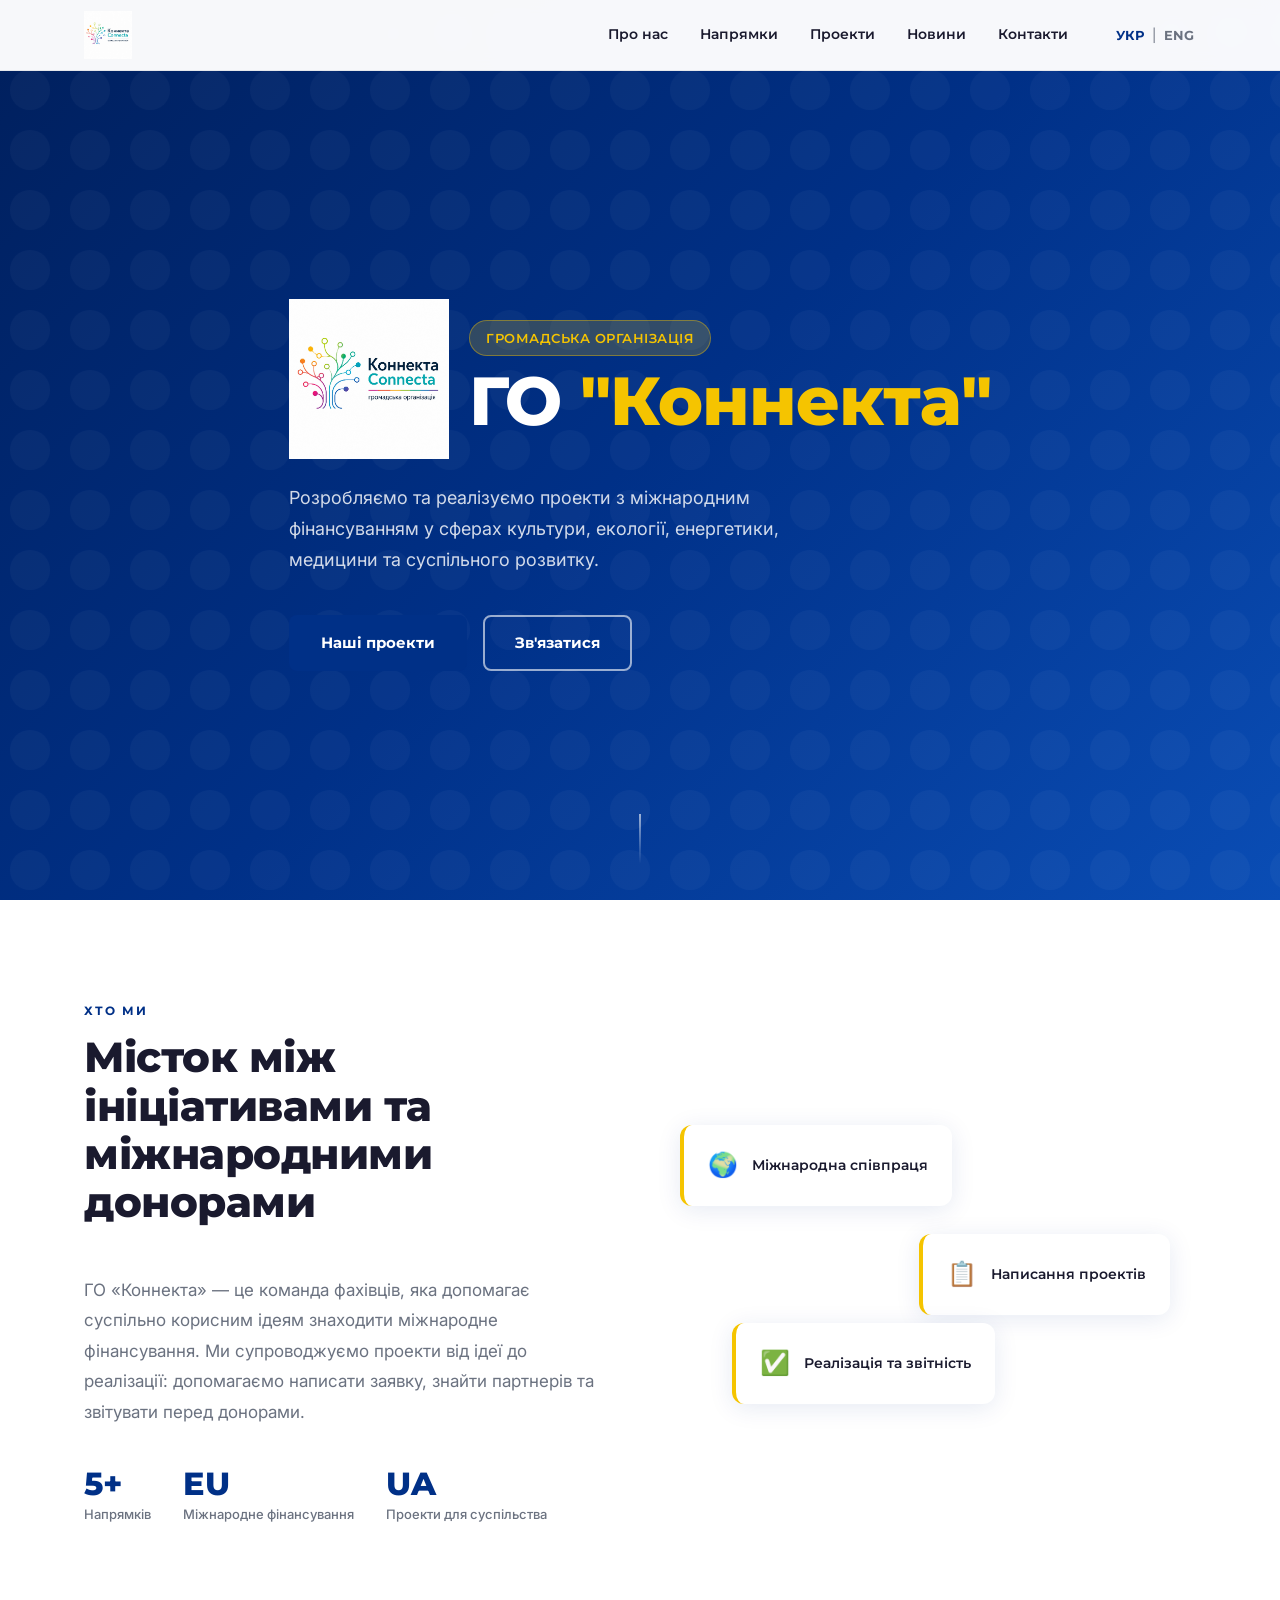
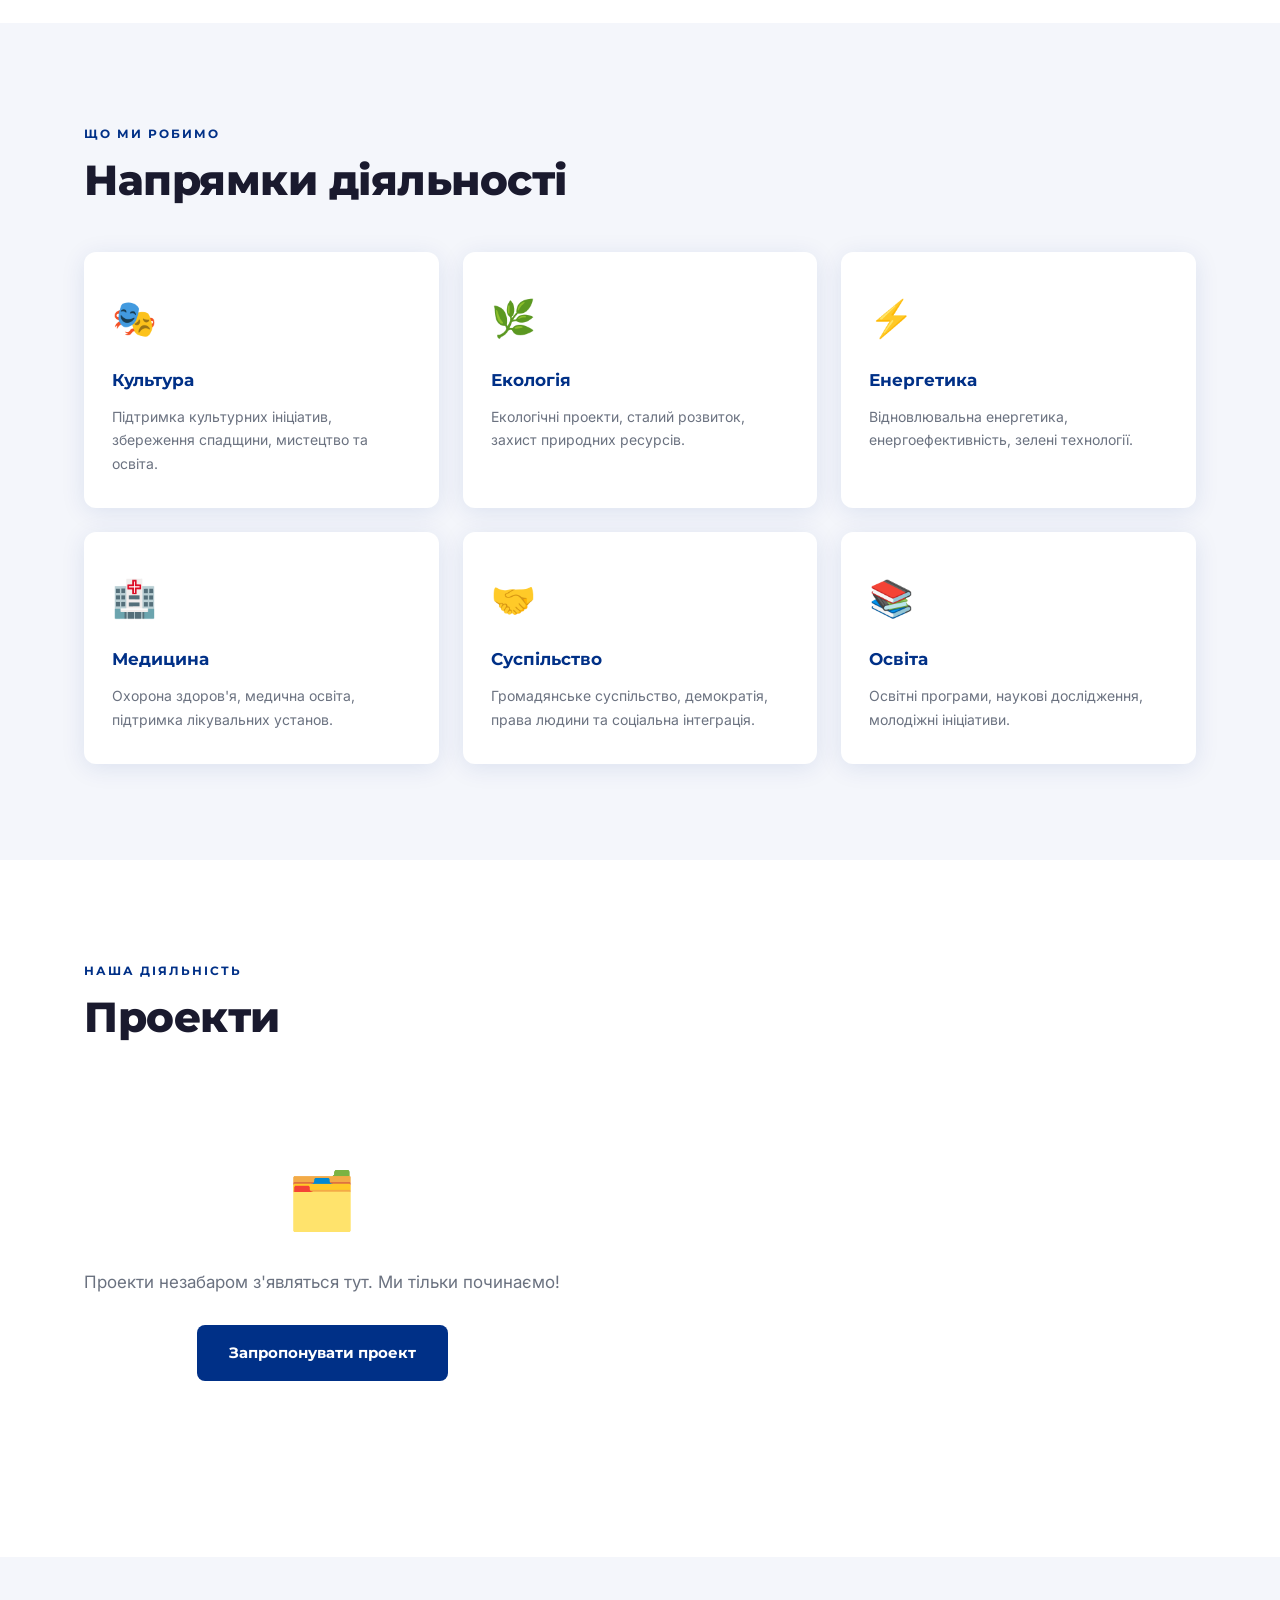
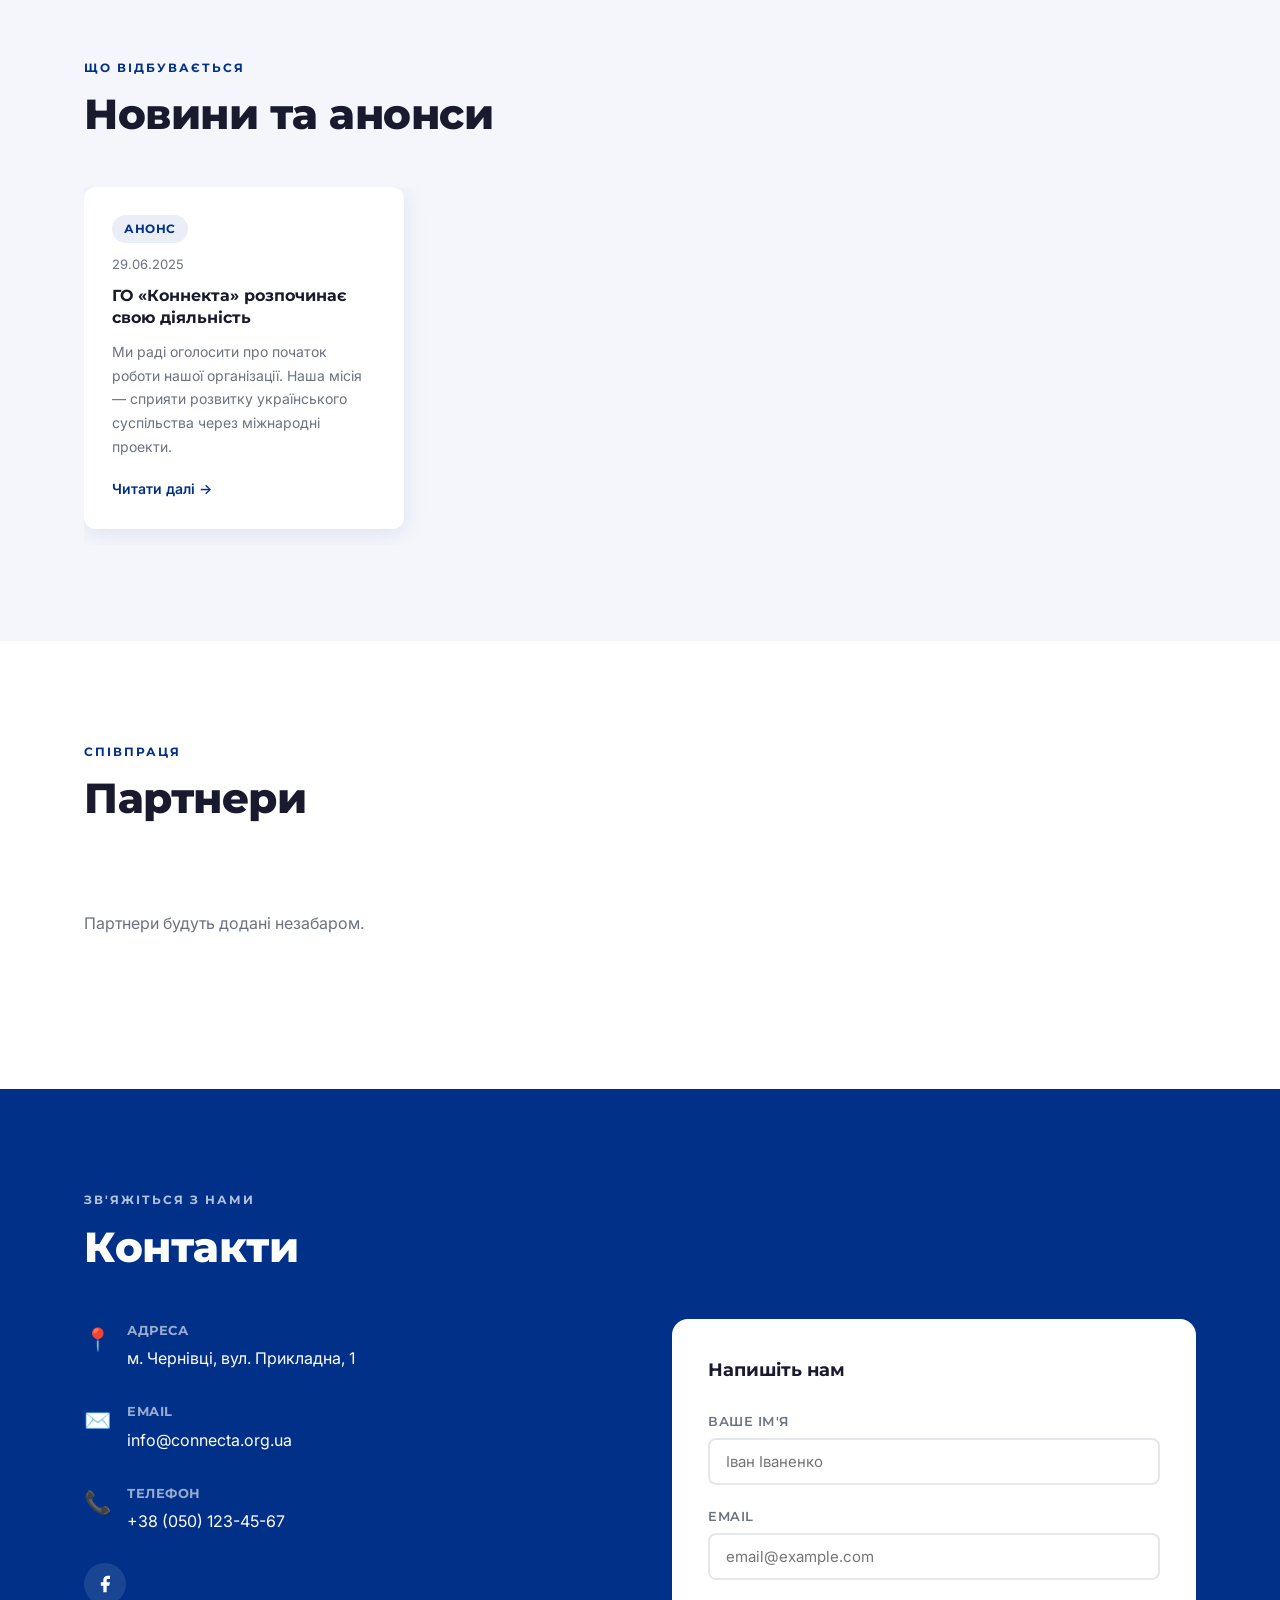
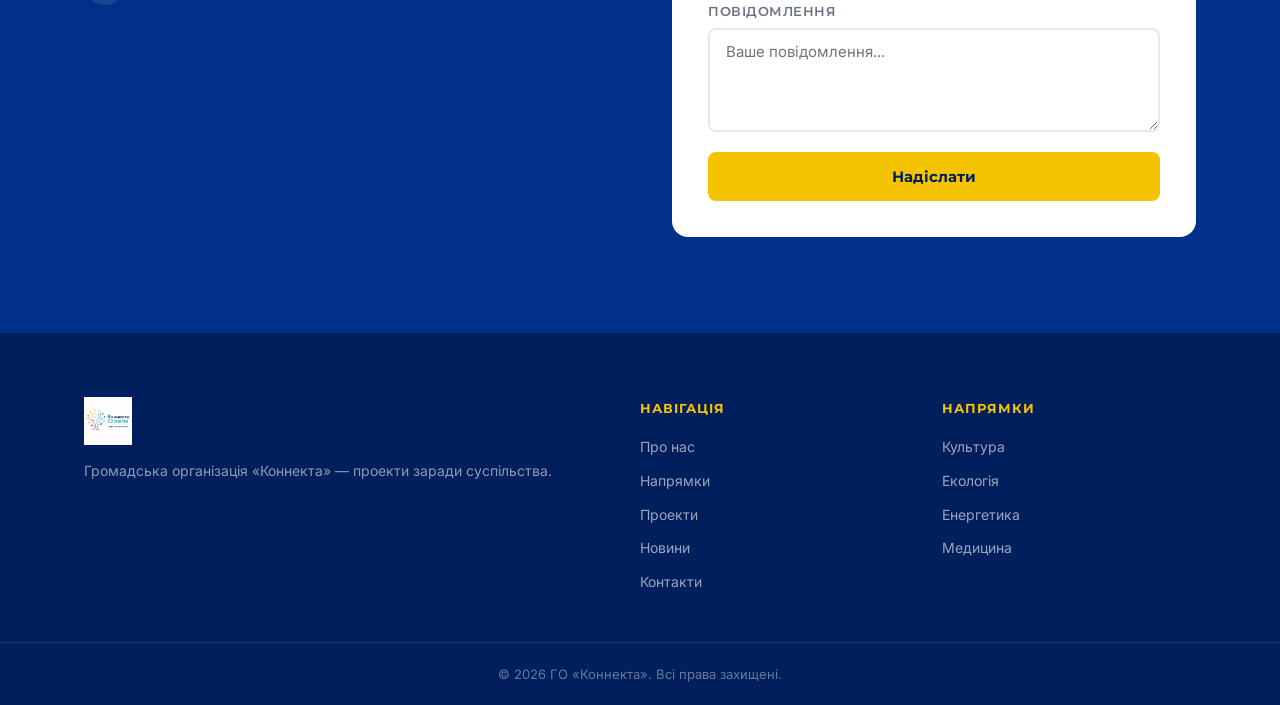
<file: index.html>
<!DOCTYPE html>
<html lang="uk">
<head>
  <meta charset="UTF-8" />
  <meta name="viewport" content="width=device-width, initial-scale=1.0"/>
  <title>ГО "Коннекта" | Connecta NGO</title>
  <link rel="preconnect" href="https://fonts.googleapis.com">
  <link href="https://fonts.googleapis.com/css2?family=Montserrat:wght@400;600;700;800&family=Inter:wght@400;500&display=swap" rel="stylesheet">
  <link rel="stylesheet" href="css/style.css"/>
  <script src="https://identity.netlify.com/v1/netlify-identity-widget.js"></script>
</head>
<body>

<!-- HEADER -->
<header class="header" id="header">
  <div class="container header__inner">
    <a href="index.html" class="logo">
  <img src="images/logo.png" alt="Коннекта NGO" style="height:48px;width:auto;">
</a>

    <nav class="nav" id="nav">
      <a href="#about" class="nav__link" data-uk="Про нас" data-en="About Us">Про нас</a>
      <a href="#directions" class="nav__link" data-uk="Напрямки" data-en="Directions">Напрямки</a>
      <a href="#projects" class="nav__link" data-uk="Проекти" data-en="Projects">Проекти</a>
      <a href="#news" class="nav__link" data-uk="Новини" data-en="News">Новини</a>
      <a href="#contacts" class="nav__link" data-uk="Контакти" data-en="Contacts">Контакти</a>
    </nav>

    <div class="header__right">
      <div class="lang-switch">
        <button class="lang-btn active" data-lang="uk">УКР</button>
        <span>|</span>
        <button class="lang-btn" data-lang="en">ENG</button>
      </div>
      <button class="burger" id="burger" aria-label="Меню">
        <span></span><span></span><span></span>
      </button>
    </div>
  </div>
</header>

<!-- HERO -->
<section class="hero">
  <div class="hero__bg"></div>
  <div class="container hero__content">
    <div style="display:flex;align-items:center;gap:20px;margin-bottom:24px;">
      <img src="images/logo.png" alt="Коннекта NGO" style="height:160px;width:auto;">
      <div>
        <p class="hero__eyebrow" style="margin-bottom:8px;" data-uk="Громадська організація" data-en="Non-governmental organization">Громадська організація</p>
        <h1 class="hero__title" style="margin-bottom:0;" data-uk='ГО <span class="accent">"Коннекта"</span>' data-en='NGO <span class="accent">"Connecta"</span>'>ГО <span class="accent">"Коннекта"</span></h1>
      </div>
    </div>
    <p class="hero__sub" data-uk="Розробляємо та реалізуємо проекти з міжнародним фінансуванням у сферах культури, екології, енергетики, медицини та суспільного розвитку." data-en="We develop and implement internationally funded projects in culture, ecology, energy, medicine, and social development.">
      Розробляємо та реалізуємо проекти з міжнародним фінансуванням у сферах культури, екології, енергетики, медицини та суспільного розвитку.
    </p>
    <div class="hero__actions">
      <a href="#projects" class="btn btn--primary" data-uk="Наші проекти" data-en="Our Projects">Наші проекти</a>
      <a href="#contacts" class="btn btn--outline" data-uk="Зв'язатися" data-en="Contact Us">Зв'язатися</a>
    </div>
  </div>
  <div class="hero__scroll-indicator">
    <span></span>
  </div>
</section>

<!-- ABOUT -->
<section class="section" id="about">
  <div class="container">
    <div class="about__grid">
      <div class="about__text">
        <p class="section__label" data-uk="Хто ми" data-en="Who We Are">Хто ми</p>
        <h2 class="section__title" data-uk="Місток між ініціативами та міжнародними донорами" data-en="A bridge between initiatives and international donors">Місток між ініціативами та міжнародними донорами</h2>
        <p class="about__desc" data-uk="ГО «Коннекта» — це команда фахівців, яка допомагає суспільно корисним ідеям знаходити міжнародне фінансування. Ми супроводжуємо проекти від ідеї до реалізації: допомагаємо написати заявку, знайти партнерів та звітувати перед донорами." data-en="Connecta NGO is a team of specialists that helps socially beneficial ideas find international funding. We guide projects from idea to implementation: helping write applications, find partners, and report to donors.">
          ГО «Коннекта» — це команда фахівців, яка допомагає суспільно корисним ідеям знаходити міжнародне фінансування. Ми супроводжуємо проекти від ідеї до реалізації: допомагаємо написати заявку, знайти партнерів та звітувати перед донорами.
        </p>
        <div class="about__stats">
          <div class="stat">
            <span class="stat__num">5+</span>
            <span class="stat__label" data-uk="Напрямків" data-en="Directions">Напрямків</span>
          </div>
          <div class="stat">
            <span class="stat__num">EU</span>
            <span class="stat__label" data-uk="Міжнародне фінансування" data-en="International funding">Міжнародне фінансування</span>
          </div>
          <div class="stat">
            <span class="stat__num">UA</span>
            <span class="stat__label" data-uk="Проекти для суспільства" data-en="Projects for society">Проекти для суспільства</span>
          </div>
        </div>
      </div>
      <div class="about__visual">
        <div class="about__card about__card--1">
          <span class="about__card-icon">🌍</span>
          <p data-uk="Міжнародна співпраця" data-en="International cooperation">Міжнародна співпраця</p>
        </div>
        <div class="about__card about__card--2">
          <span class="about__card-icon">📋</span>
          <p data-uk="Написання проектів" data-en="Project writing">Написання проектів</p>
        </div>
        <div class="about__card about__card--3">
          <span class="about__card-icon">✅</span>
          <p data-uk="Реалізація та звітність" data-en="Implementation & reporting">Реалізація та звітність</p>
        </div>
      </div>
    </div>
  </div>
</section>

<!-- DIRECTIONS -->
<section class="section section--gray" id="directions">
  <div class="container">
    <p class="section__label" data-uk="Що ми робимо" data-en="What We Do">Що ми робимо</p>
    <h2 class="section__title" data-uk="Напрямки діяльності" data-en="Areas of Activity">Напрямки діяльності</h2>
    <div class="directions__grid">
      <div class="direction-card">
        <div class="direction-card__icon">🎭</div>
        <h3 data-uk="Культура" data-en="Culture">Культура</h3>
        <p data-uk="Підтримка культурних ініціатив, збереження спадщини, мистецтво та освіта." data-en="Support of cultural initiatives, heritage preservation, arts and education.">Підтримка культурних ініціатив, збереження спадщини, мистецтво та освіта.</p>
      </div>
      <div class="direction-card">
        <div class="direction-card__icon">🌿</div>
        <h3 data-uk="Екологія" data-en="Ecology">Екологія</h3>
        <p data-uk="Екологічні проекти, сталий розвиток, захист природних ресурсів." data-en="Environmental projects, sustainable development, protection of natural resources.">Екологічні проекти, сталий розвиток, захист природних ресурсів.</p>
      </div>
      <div class="direction-card">
        <div class="direction-card__icon">⚡</div>
        <h3 data-uk="Енергетика" data-en="Energy">Енергетика</h3>
        <p data-uk="Відновлювальна енергетика, енергоефективність, зелені технології." data-en="Renewable energy, energy efficiency, green technologies.">Відновлювальна енергетика, енергоефективність, зелені технології.</p>
      </div>
      <div class="direction-card">
        <div class="direction-card__icon">🏥</div>
        <h3 data-uk="Медицина" data-en="Medicine">Медицина</h3>
        <p data-uk="Охорона здоров'я, медична освіта, підтримка лікувальних установ." data-en="Healthcare, medical education, support for medical institutions.">Охорона здоров'я, медична освіта, підтримка лікувальних установ.</p>
      </div>
      <div class="direction-card">
        <div class="direction-card__icon">🤝</div>
        <h3 data-uk="Суспільство" data-en="Society">Суспільство</h3>
        <p data-uk="Громадянське суспільство, демократія, права людини та соціальна інтеграція." data-en="Civil society, democracy, human rights and social integration.">Громадянське суспільство, демократія, права людини та соціальна інтеграція.</p>
      </div>
      <div class="direction-card">
        <div class="direction-card__icon">📚</div>
        <h3 data-uk="Освіта" data-en="Education">Освіта</h3>
        <p data-uk="Освітні програми, наукові дослідження, молодіжні ініціативи." data-en="Educational programs, scientific research, youth initiatives.">Освітні програми, наукові дослідження, молодіжні ініціативи.</p>
      </div>
    </div>
  </div>
</section>

<!-- PROJECTS -->
<section class="section" id="projects">
  <div class="container">
    <p class="section__label" data-uk="Наша діяльність" data-en="Our Activity">Наша діяльність</p>
    <h2 class="section__title" data-uk="Проекти" data-en="Projects">Проекти</h2>
    <div class="news__grid" id="projects-grid">
      <div class="projects__empty">
        <div class="projects__empty-icon">🗂️</div>
        <p data-uk="Проекти незабаром з'являться тут. Ми тільки починаємо!" data-en="Projects will appear here soon. We are just getting started!">
          Проекти незабаром з'являться тут. Ми тільки починаємо!
        </p>
        <a href="#contacts" class="btn btn--primary" data-uk="Запропонувати проект" data-en="Propose a Project">Запропонувати проект</a>
      </div>
    </div>
  </div>
</section>

<!-- NEWS -->
<section class="section section--gray" id="news">
  <div class="container">
    <p class="section__label" data-uk="Що відбувається" data-en="What's Happening">Що відбувається</p>
    <h2 class="section__title" data-uk="Новини та анонси" data-en="News & Announcements">Новини та анонси</h2>
    <div class="news__grid" id="news-grid">
      <article class="news-card">
        <div class="news-card__tag" data-uk="Анонс" data-en="Announcement">Анонс</div>
        <div class="news-card__date">29.06.2025</div>
        <h3 class="news-card__title" data-uk="ГО «Коннекта» розпочинає свою діяльність" data-en="NGO Connecta begins its activities">ГО «Коннекта» розпочинає свою діяльність</h3>
        <p class="news-card__excerpt" data-uk="Ми раді оголосити про початок роботи нашої організації. Наша місія — сприяти розвитку українського суспільства через міжнародні проекти." data-en="We are pleased to announce the launch of our organization. Our mission is to promote the development of Ukrainian society through international projects.">
          Ми раді оголосити про початок роботи нашої організації. Наша місія — сприяти розвитку українського суспільства через міжнародні проекти.
        </p>
        <a href="#" class="news-card__link" data-uk="Читати далі →" data-en="Read more →">Читати далі →</a>
      </article>
    </div>
  </div>
</section>

<!-- PARTNERS -->
<section class="section" id="partners">
  <div class="container">
    <p class="section__label" data-uk="Співпраця" data-en="Cooperation">Співпраця</p>
    <h2 class="section__title" data-uk="Партнери" data-en="Partners">Партнери</h2>
    <div class="partners__grid" id="partners-grid">
      <p class="partners__empty-text" data-uk="Партнери будуть додані незабаром." data-en="Partners will be added soon.">Партнери будуть додані незабаром.</p>
    </div>
  </div>
</section>

<!-- CONTACTS -->
<section class="section section--blue" id="contacts">
  <div class="container">
    <p class="section__label section__label--light" data-uk="Зв'яжіться з нами" data-en="Get in Touch">Зв'яжіться з нами</p>
    <h2 class="section__title section__title--light" data-uk="Контакти" data-en="Contacts">Контакти</h2>
    <div class="contacts__grid">
      <div class="contacts__info">
        <div class="contact-item">
          <span class="contact-item__icon">📍</span>
          <div>
            <strong data-uk="Адреса" data-en="Address">Адреса</strong>
            <p>м. Чернівці, вул. Прикладна, 1</p>
          </div>
        </div>
        <div class="contact-item">
          <span class="contact-item__icon">✉️</span>
          <div>
            <strong>Email</strong>
            <p><a href="mailto:info@connecta.org.ua">info@connecta.org.ua</a></p>
          </div>
        </div>
        <div class="contact-item">
          <span class="contact-item__icon">📞</span>
          <div>
            <strong data-uk="Телефон" data-en="Phone">Телефон</strong>
            <p><a href="tel:+380501234567">+38 (050) 123-45-67</a></p>
          </div>
        </div>
        <div class="contacts__social">
          <a href="#" class="social-btn" aria-label="Facebook">
            <svg width="20" height="20" viewBox="0 0 24 24" fill="currentColor"><path d="M18 2h-3a5 5 0 0 0-5 5v3H7v4h3v8h4v-8h3l1-4h-4V7a1 1 0 0 1 1-1h3z"/></svg>
          </a>
        </div>
      </div>
      <form class="contact-form" id="contact-form" name="contact" method="POST" data-netlify="true">
        <input type="hidden" name="form-name" value="contact" />
        <h3 data-uk="Напишіть нам" data-en="Write to Us">Напишіть нам</h3>
        <div class="form-group">
          <label data-uk="Ваше ім'я" data-en="Your Name">Ваше ім'я</label>
          <input type="text" name="name" placeholder="Іван Іваненко" required />
        </div>
        <div class="form-group">
          <label>Email</label>
          <input type="email" name="email" placeholder="email@example.com" required />
        </div>
        <div class="form-group">
          <label data-uk="Повідомлення" data-en="Message">Повідомлення</label>
          <textarea name="message" rows="4" placeholder="Ваше повідомлення..." required></textarea>
        </div>
        <button type="submit" class="btn btn--yellow" data-uk="Надіслати" data-en="Send">Надіслати</button>
      </form>
    </div>
  </div>
</section>

<!-- FOOTER -->
<footer class="footer">
  <div class="container footer__inner">
    <div class="footer__brand">
      <a href="index.html" class="logo logo--light">
  <img src="images/logo.png" alt="Коннекта NGO" style="height:48px;width:auto;">
</a>
      <p class="footer__desc" data-uk="Громадська організація «Коннекта» — проекти заради суспільства." data-en="NGO Connecta — projects for society.">
        Громадська організація «Коннекта» — проекти заради суспільства.
      </p>
    </div>
    <div class="footer__nav">
      <h4 data-uk="Навігація" data-en="Navigation">Навігація</h4>
      <a href="#about" data-uk="Про нас" data-en="About Us">Про нас</a>
      <a href="#directions" data-uk="Напрямки" data-en="Directions">Напрямки</a>
      <a href="#projects" data-uk="Проекти" data-en="Projects">Проекти</a>
      <a href="#news" data-uk="Новини" data-en="News">Новини</a>
      <a href="#contacts" data-uk="Контакти" data-en="Contacts">Контакти</a>
    </div>
    <div class="footer__nav">
      <h4 data-uk="Напрямки" data-en="Directions">Напрямки</h4>
      <a href="#directions" data-uk="Культура" data-en="Culture">Культура</a>
      <a href="#directions" data-uk="Екологія" data-en="Ecology">Екологія</a>
      <a href="#directions" data-uk="Енергетика" data-en="Energy">Енергетика</a>
      <a href="#directions" data-uk="Медицина" data-en="Medicine">Медицина</a>
    </div>
  </div>
  <div class="footer__bottom">
    <div class="container">
      <p data-uk="© 2026 ГО «Коннекта». Всі права захищені." data-en="© 2026 NGO Connecta. All rights reserved.">© 2026 ГО «Коннекта». Всі права захищені.</p>
    </div>
  </div>
</footer>

<script src="js/main.js"></script>
</body>
</html>
</file>
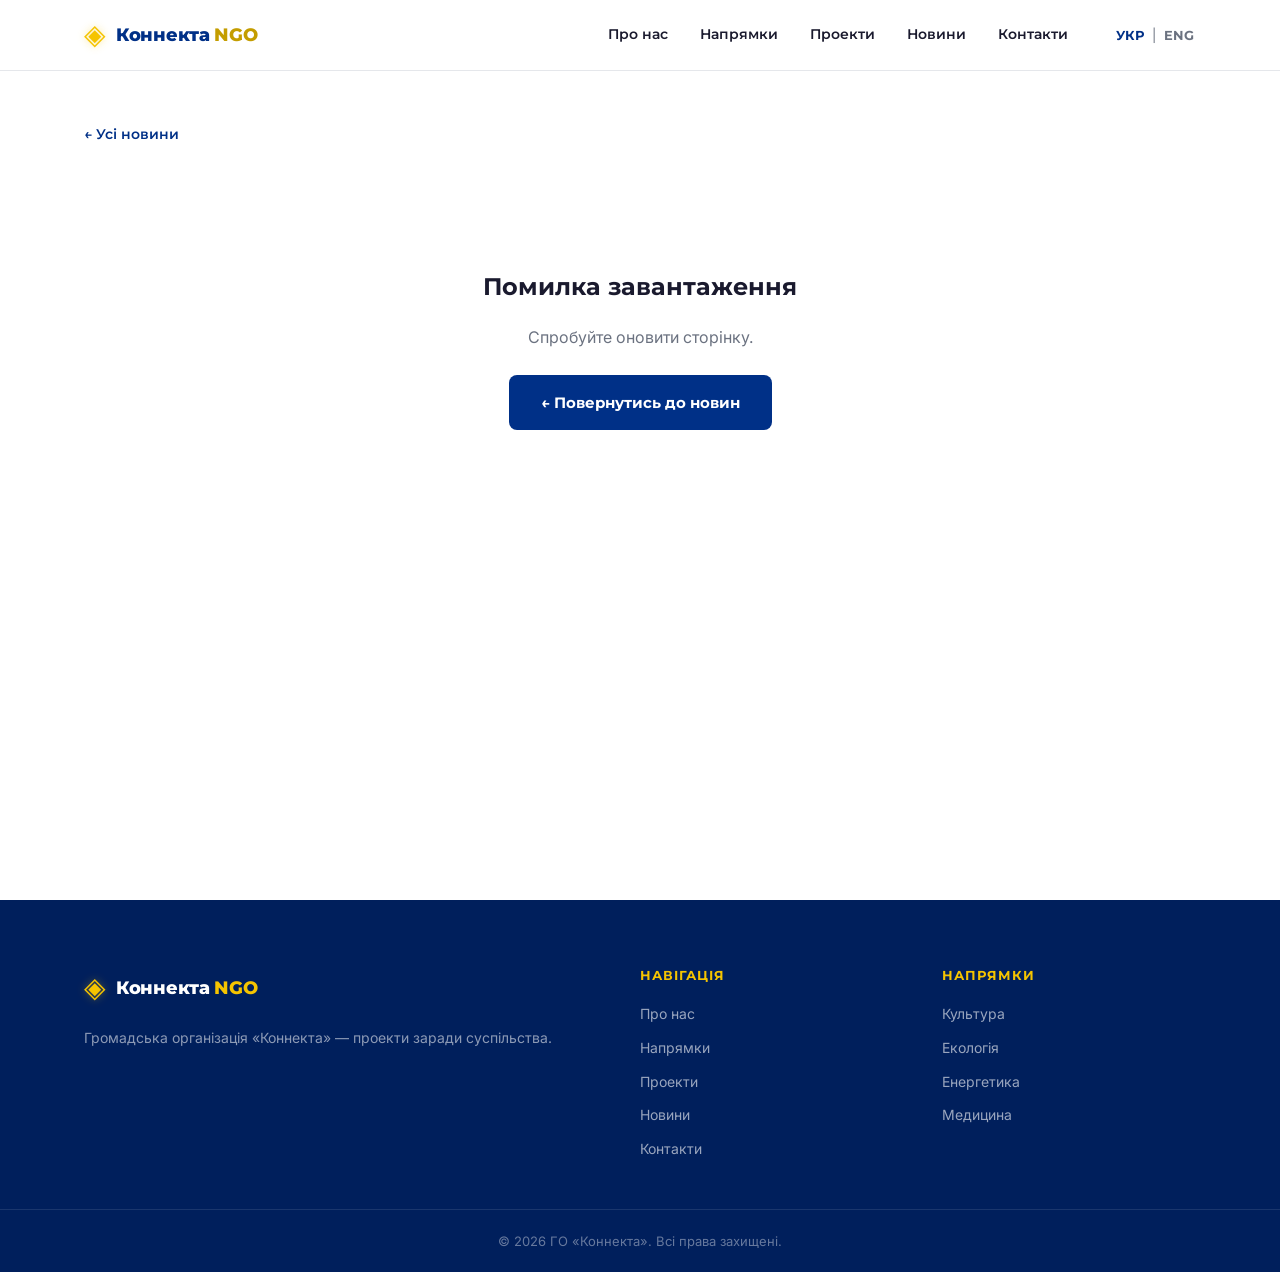
<file: news-single.html>
<!DOCTYPE html>
<html lang="uk">
<head>
  <meta charset="UTF-8" />
  <meta name="viewport" content="width=device-width, initial-scale=1.0"/>
  <title>Новина | ГО "Коннекта"</title>
  <link rel="preconnect" href="https://fonts.googleapis.com">
  <link href="https://fonts.googleapis.com/css2?family=Montserrat:wght@400;600;700;800&family=Inter:wght@400;500&display=swap" rel="stylesheet">
  <link rel="stylesheet" href="css/style.css"/>
  <script src="https://identity.netlify.com/v1/netlify-identity-widget.js"></script>
  <style>
    .news-single {
      padding: 120px 0 80px;
      min-height: 100vh;
    }
    .news-single__back {
      display: inline-flex;
      align-items: center;
      gap: 8px;
      color: var(--blue);
      font-family: 'Montserrat', sans-serif;
      font-weight: 600;
      font-size: 14px;
      margin-bottom: 40px;
      transition: gap 0.2s ease;
    }
    .news-single__back:hover { gap: 12px; }
    .news-single__tag {
      display: inline-block;
      background: rgba(0,48,135,0.08);
      color: var(--blue);
      padding: 4px 14px;
      border-radius: 100px;
      font-size: 12px;
      font-weight: 700;
      font-family: 'Montserrat', sans-serif;
      text-transform: uppercase;
      letter-spacing: 0.5px;
      margin-bottom: 16px;
    }
    .news-single__date {
      font-size: 14px;
      color: var(--gray-text);
      margin-bottom: 20px;
    }
    .news-single__title {
      font-family: 'Montserrat', sans-serif;
      font-weight: 800;
      font-size: clamp(26px, 4vw, 42px);
      line-height: 1.2;
      color: var(--text);
      margin-bottom: 32px;
      letter-spacing: -0.5px;
    }
    .news-single__image {
  width: 100%;
  height: auto;
  border-radius: 16px;
  margin-bottom: 40px;
    }
    .news-single__body {
      font-size: 17px;
      line-height: 1.85;
      color: #374151;
      max-width: 720px;
    }
    .news-single__body p { margin-bottom: 20px; }
    .news-single__body h2 {
      font-family: 'Montserrat', sans-serif;
      font-weight: 700;
      font-size: 22px;
      color: var(--text);
      margin: 36px 0 16px;
    }
    .news-single__body h3 {
      font-family: 'Montserrat', sans-serif;
      font-weight: 700;
      font-size: 18px;
      color: var(--text);
      margin: 28px 0 12px;
    }
    .news-single__body ul,
    .news-single__body ol {
      padding-left: 24px;
      margin-bottom: 20px;
    }
    .news-single__body li { margin-bottom: 8px; }
    .news-single__body strong { color: var(--text); font-weight: 700; }
    .news-single__loading {
      text-align: center;
      padding: 80px 0;
      color: var(--gray-text);
      font-size: 17px;
    }
    .news-single__error {
      text-align: center;
      padding: 80px 0;
      color: var(--gray-text);
    }
    .news-single__error h2 {
      font-family: 'Montserrat', sans-serif;
      font-size: 24px;
      margin-bottom: 16px;
      color: var(--text);
    }
  </style>
</head>
<body>

<!-- HEADER -->
<header class="header" id="header">
  <div class="container header__inner">
    <a href="index.html" class="logo">
      <span class="logo__icon">◈</span>
      <span class="logo__text">Коннекта <em>NGO</em></span>
    </a>
    <nav class="nav" id="nav">
      <a href="index.html#about" class="nav__link">Про нас</a>
      <a href="index.html#directions" class="nav__link">Напрямки</a>
      <a href="index.html#projects" class="nav__link">Проекти</a>
      <a href="index.html#news" class="nav__link">Новини</a>
      <a href="index.html#contacts" class="nav__link">Контакти</a>
    </nav>
    <div class="header__right">
      <div class="lang-switch">
        <button class="lang-btn active" data-lang="uk">УКР</button>
        <span>|</span>
        <button class="lang-btn" data-lang="en">ENG</button>
      </div>
      <button class="burger" id="burger" aria-label="Меню">
        <span></span><span></span><span></span>
      </button>
    </div>
  </div>
</header>

<!-- NEWS SINGLE -->
<section class="news-single">
  <div class="container">
    <a href="index.html#news" class="news-single__back">← Усі новини</a>
    <div id="news-content">
      <div class="news-single__loading">⏳ Завантаження...</div>
    </div>
  </div>
</section>

<!-- FOOTER -->
<footer class="footer">
  <div class="container footer__inner">
    <div class="footer__brand">
      <a href="index.html" class="logo logo--light">
        <span class="logo__icon">◈</span>
        <span class="logo__text">Коннекта <em>NGO</em></span>
      </a>
      <p class="footer__desc">Громадська організація «Коннекта» — проекти заради суспільства.</p>
    </div>
    <div class="footer__nav">
      <h4>Навігація</h4>
      <a href="index.html#about">Про нас</a>
      <a href="index.html#directions">Напрямки</a>
      <a href="index.html#projects">Проекти</a>
      <a href="index.html#news">Новини</a>
      <a href="index.html#contacts">Контакти</a>
    </div>
    <div class="footer__nav">
      <h4>Напрямки</h4>
      <a href="index.html#directions">Культура</a>
      <a href="index.html#directions">Екологія</a>
      <a href="index.html#directions">Енергетика</a>
      <a href="index.html#directions">Медицина</a>
    </div>
  </div>
  <div class="footer__bottom">
    <div class="container">
      <p>© 2026 ГО «Коннекта». Всі права захищені.</p>
    </div>
  </div>
</footer>

<script>
  // ── HEADER ──
  const header = document.getElementById('header');
  window.addEventListener('scroll', () => {
    header.classList.toggle('scrolled', window.scrollY > 30);
  });

  // ── BURGER ──
  const burger = document.getElementById('burger');
  const nav = document.getElementById('nav');
  burger.addEventListener('click', () => {
    nav.classList.toggle('open');
  });

  // ── PARSE MARKDOWN (простий парсер) ──
  function parseMarkdown(md) {
    return md
      .replace(/^### (.+)$/gm, '<h3>$1</h3>')
      .replace(/^## (.+)$/gm, '<h2>$1</h2>')
      .replace(/\*\*(.+?)\*\*/g, '<strong>$1</strong>')
      .replace(/\*(.+?)\*/g, '<em>$1</em>')
      .replace(/^- (.+)$/gm, '<li>$1</li>')
      .replace(/(<li>.*<\/li>)/s, '<ul>$1</ul>')
      .replace(/\n\n/g, '</p><p>')
      .replace(/^(?!<[h|u|o])/gm, '')
      .split('\n')
      .map(line => line.trim())
      .filter(line => line)
      .map(line => {
        if (line.startsWith('<h') || line.startsWith('<ul') || line.startsWith('<li')) return line;
        return `<p>${line}</p>`;
      })
      .join('\n');
  }

  // ── PARSE FRONTMATTER ──
  function parseFrontmatter(text) {
    const match = text.match(/^---\n([\s\S]*?)\n---\n?([\s\S]*)$/);
    if (!match) return null;
    const frontmatter = {};
    match[1].split('\n').forEach(line => {
      const [key, ...rest] = line.split(':');
      if (key && rest.length) {
        frontmatter[key.trim()] = rest.join(':').trim().replace(/^["']|["']$/g, '');
      }
    });
    frontmatter.body = match[2].trim();
    return frontmatter;
  }

  // ── LOAD NEWS ──
  async function loadNewsArticle() {
    const params = new URLSearchParams(window.location.search);
    const title = params.get('file');
    const lang = params.get('lang') || 'uk';
    const folder = lang === 'uk' ? 'uk/news' : 'en/news';

    const repoOwner = 'lorry-ua';
    const repoName = 'connecta-site';
    const apiUrl = `https://api.github.com/repos/${repoOwner}/${repoName}/contents/${folder}`;

    const contentDiv = document.getElementById('news-content');

    try {
      const response = await fetch(apiUrl);
      const files = await response.json();
      const mdFiles = files.filter(f => f.name.endsWith('.md'));

      // Знаходимо потрібний файл за заголовком
      let foundItem = null;
      for (const file of mdFiles) {
        const fileResponse = await fetch(file.download_url);
        const text = await fileResponse.text();
        const parsed = parseFrontmatter(text);
        if (parsed && parsed.title === decodeURIComponent(title)) {
          foundItem = parsed;
          break;
        }
      }

      if (!foundItem) {
        contentDiv.innerHTML = `
          <div class="news-single__error">
            <h2>Новину не знайдено</h2>
            <p>Можливо її було видалено або переміщено.</p>
            <a href="index.html#news" class="btn btn--primary" style="margin-top:24px">← Повернутись до новин</a>
          </div>`;
        return;
      }

      // Оновлюємо заголовок сторінки
      document.title = `${foundItem.title} | ГО "Коннекта"`;

      contentDiv.innerHTML = `
        <div class="news-single__tag">${foundItem.tag || 'Новина'}</div>
        <div class="news-single__date">${foundItem.date || ''}</div>
        <h1 class="news-single__title">${foundItem.title}</h1>
        ${foundItem.image ? `<img src="${foundItem.image}" alt="${foundItem.title}" style="width:100%;height:auto;border-radius:16px;margin-bottom:40px;">` : ''}
        <div class="news-single__body">${parseMarkdown(foundItem.body)}</div>
      `;

    } catch (error) {
      contentDiv.innerHTML = `
        <div class="news-single__error">
          <h2>Помилка завантаження</h2>
          <p>Спробуйте оновити сторінку.</p>
          <a href="index.html#news" class="btn btn--primary" style="margin-top:24px">← Повернутись до новин</a>
        </div>`;
    }
  }

  loadNewsArticle();
</script>

</body>
</html>
</file>
<file: css/style.css>
/* ===========================
   CONNECTA NGO — STYLESHEET
   Colors: Blue #003087, Yellow #F5C400, White #FFFFFF
   =========================== */

:root {
  --blue:        #003087;
  --blue-dark:   #001f5c;
  --blue-light:  #0047c4;
  --yellow:      #F5C400;
  --yellow-dark: #c49d00;
  --white:       #FFFFFF;
  --gray-bg:     #f4f6fb;
  --gray-text:   #6b7280;
  --text:        #1a1a2e;
  --border:      #e5e7eb;
  --radius:      12px;
  --shadow:      0 4px 24px rgba(0,48,135,0.10);
  --transition:  0.25s ease;
}

*, *::before, *::after { box-sizing: border-box; margin: 0; padding: 0; }

html { scroll-behavior: smooth; }

body {
  font-family: 'Inter', sans-serif;
  font-size: 16px;
  color: var(--text);
  background: var(--white);
  line-height: 1.7;
}

a { text-decoration: none; color: inherit; }

img { max-width: 100%; display: block; }

.container {
  max-width: 1160px;
  margin: 0 auto;
  padding: 0 24px;
}

/* ── BUTTONS ── */
.btn {
  display: inline-block;
  padding: 13px 30px;
  border-radius: 8px;
  font-family: 'Montserrat', sans-serif;
  font-weight: 700;
  font-size: 15px;
  cursor: pointer;
  border: 2px solid transparent;
  transition: all var(--transition);
}
.btn--primary {
  background: var(--blue);
  color: var(--white);
}
.btn--primary:hover { background: var(--blue-light); transform: translateY(-2px); box-shadow: var(--shadow); }
.btn--outline {
  background: transparent;
  color: var(--white);
  border-color: rgba(255,255,255,0.6);
}
.btn--outline:hover { background: rgba(255,255,255,0.12); border-color: var(--white); }
.btn--yellow {
  background: var(--yellow);
  color: var(--blue-dark);
}
.btn--yellow:hover { background: var(--yellow-dark); transform: translateY(-2px); }

/* ── HEADER ── */
.header {
  position: fixed;
  top: 0; left: 0; right: 0;
  z-index: 1000;
  background: rgba(255,255,255,0.97);
  backdrop-filter: blur(8px);
  border-bottom: 1px solid var(--border);
  transition: box-shadow var(--transition);
}
.header.scrolled { box-shadow: var(--shadow); }

.header__inner {
  display: flex;
  align-items: center;
  gap: 32px;
  height: 70px;
}

.logo {
  display: flex;
  align-items: center;
  gap: 10px;
  flex-shrink: 0;
}
.logo__icon {
  font-size: 28px;
  color: var(--yellow);
  filter: drop-shadow(0 0 4px rgba(245,196,0,0.4));
}
.logo__text {
  font-family: 'Montserrat', sans-serif;
  font-weight: 800;
  font-size: 18px;
  color: var(--blue);
  letter-spacing: -0.3px;
}
.logo__text em {
  font-style: normal;
  color: var(--yellow-dark);
}
.logo--light .logo__text { color: var(--white); }
.logo--light .logo__text em { color: var(--yellow); }

.nav {
  display: flex;
  gap: 4px;
  margin-left: auto;
}
.nav__link {
  padding: 8px 14px;
  border-radius: 6px;
  font-family: 'Montserrat', sans-serif;
  font-weight: 600;
  font-size: 14px;
  color: var(--text);
  transition: all var(--transition);
}
.nav__link:hover { background: var(--gray-bg); color: var(--blue); }

.header__right { display: flex; align-items: center; gap: 16px; }

.lang-switch {
  display: flex;
  align-items: center;
  gap: 6px;
  font-size: 13px;
  color: var(--gray-text);
}
.lang-btn {
  background: none;
  border: none;
  font-family: 'Montserrat', sans-serif;
  font-weight: 700;
  font-size: 13px;
  cursor: pointer;
  color: var(--gray-text);
  padding: 4px 2px;
  transition: color var(--transition);
}
.lang-btn.active { color: var(--blue); }
.lang-btn:hover { color: var(--blue); }

.burger {
  display: none;
  flex-direction: column;
  gap: 5px;
  background: none;
  border: none;
  cursor: pointer;
  padding: 4px;
}
.burger span {
  display: block;
  width: 24px;
  height: 2px;
  background: var(--blue);
  border-radius: 2px;
  transition: all var(--transition);
}

/* ── HERO ── */
.hero {
  position: relative;
  min-height: 100vh;
  display: flex;
  align-items: center;
  overflow: hidden;
  padding-top: 70px;
}
.hero__bg {
  position: absolute;
  inset: 0;
  background: linear-gradient(135deg, var(--blue-dark) 0%, var(--blue) 50%, #0a4db5 100%);
  z-index: 0;
}
.hero__bg::after {
  content: '';
  position: absolute;
  inset: 0;
  background: url("data:image/svg+xml,%3Csvg width='60' height='60' viewBox='0 0 60 60' xmlns='http://www.w3.org/2000/svg'%3E%3Cg fill='none' fill-rule='evenodd'%3E%3Cg fill='%23ffffff' fill-opacity='0.03'%3E%3Ccircle cx='30' cy='30' r='20'/%3E%3C/g%3E%3C/g%3E%3C/svg%3E");
}
.hero__content {
  position: relative;
  z-index: 1;
  padding: 80px 24px;
  max-width: 760px;
}
.hero__eyebrow {
  display: inline-block;
  background: rgba(245,196,0,0.2);
  color: var(--yellow);
  border: 1px solid rgba(245,196,0,0.4);
  padding: 6px 16px;
  border-radius: 100px;
  font-family: 'Montserrat', sans-serif;
  font-weight: 600;
  font-size: 13px;
  letter-spacing: 0.5px;
  text-transform: uppercase;
  margin-bottom: 24px;
}
.hero__title {
  font-family: 'Montserrat', sans-serif;
  font-weight: 800;
  font-size: clamp(36px, 6vw, 68px);
  line-height: 1.1;
  color: var(--white);
  margin-bottom: 24px;
  letter-spacing: -1px;
}
.hero__title .accent { color: var(--yellow); }
.hero__sub {
  font-size: 18px;
  color: rgba(255,255,255,0.82);
  margin-bottom: 40px;
  max-width: 560px;
  line-height: 1.7;
}
.hero__actions { display: flex; gap: 16px; flex-wrap: wrap; }

.hero__scroll-indicator {
  position: absolute;
  bottom: 36px;
  left: 50%;
  transform: translateX(-50%);
  z-index: 1;
}
.hero__scroll-indicator span {
  display: block;
  width: 2px;
  height: 50px;
  background: linear-gradient(to bottom, rgba(255,255,255,0.6), transparent);
  margin: 0 auto;
  animation: scrollPulse 2s ease-in-out infinite;
}
@keyframes scrollPulse {
  0%, 100% { opacity: 0.4; transform: scaleY(1); }
  50% { opacity: 1; transform: scaleY(1.2); }
}

/* ── SECTIONS ── */
.section { padding: 96px 0; }
.section--gray { background: var(--gray-bg); }
.section--blue { background: var(--blue); }

.section__label {
  display: inline-block;
  font-family: 'Montserrat', sans-serif;
  font-weight: 700;
  font-size: 12px;
  letter-spacing: 2px;
  text-transform: uppercase;
  color: var(--blue);
  margin-bottom: 12px;
}
.section__label--light { color: rgba(255,255,255,0.7); }

.section__title {
  font-family: 'Montserrat', sans-serif;
  font-weight: 800;
  font-size: clamp(26px, 4vw, 42px);
  line-height: 1.15;
  color: var(--text);
  margin-bottom: 48px;
  letter-spacing: -0.5px;
}
.section__title--light { color: var(--white); }

/* ── ABOUT ── */
.about__grid {
  display: grid;
  grid-template-columns: 1fr 1fr;
  gap: 80px;
  align-items: center;
}
.about__desc {
  color: var(--gray-text);
  font-size: 17px;
  margin-bottom: 40px;
  line-height: 1.8;
}
.about__stats {
  display: flex;
  gap: 32px;
}
.stat__num {
  display: block;
  font-family: 'Montserrat', sans-serif;
  font-weight: 800;
  font-size: 32px;
  color: var(--blue);
  line-height: 1;
}
.stat__label {
  font-size: 13px;
  color: var(--gray-text);
  font-weight: 500;
}
.about__visual {
  position: relative;
  height: 340px;
}
.about__card {
  position: absolute;
  background: var(--white);
  border-radius: var(--radius);
  box-shadow: var(--shadow);
  padding: 20px 24px;
  display: flex;
  align-items: center;
  gap: 14px;
  font-family: 'Montserrat', sans-serif;
  font-weight: 600;
  font-size: 14px;
  color: var(--text);
  border-left: 4px solid var(--yellow);
  transition: transform var(--transition);
  white-space: nowrap;
}
.about__card:hover { transform: translateY(-4px); }
.about__card-icon { font-size: 24px; }
.about__card--1 { top: 10%; left: 0; }
.about__card--2 { top: 42%; right: 5%; }
.about__card--3 { bottom: 8%; left: 10%; }

/* ── DIRECTIONS ── */
.directions__grid {
  display: grid;
  grid-template-columns: repeat(3, 1fr);
  gap: 24px;
}
.direction-card {
  background: var(--white);
  border-radius: var(--radius);
  padding: 32px 28px;
  box-shadow: var(--shadow);
  border-top: 4px solid transparent;
  transition: all var(--transition);
}
.direction-card:hover {
  border-top-color: var(--yellow);
  transform: translateY(-6px);
  box-shadow: 0 12px 40px rgba(0,48,135,0.15);
}
.direction-card__icon { font-size: 36px; margin-bottom: 16px; }
.direction-card h3 {
  font-family: 'Montserrat', sans-serif;
  font-weight: 700;
  font-size: 17px;
  margin-bottom: 10px;
  color: var(--blue);
}
.direction-card p { font-size: 14px; color: var(--gray-text); line-height: 1.7; }

/* ── PROJECTS ── */
.projects__empty {
  text-align: center;
  padding: 64px 0;
  color: var(--gray-text);
}
.projects__empty-icon { font-size: 56px; margin-bottom: 20px; }
.projects__empty p { font-size: 17px; margin-bottom: 28px; }

/* ── NEWS SLIDER ── */
.news__grid {
  display: flex;
  gap: 24px;
  overflow-x: auto;
  scroll-snap-type: x mandatory;
  -webkit-overflow-scrolling: touch;
  padding-bottom: 16px;
  scrollbar-width: thin;
  scrollbar-color: var(--yellow) var(--gray-bg);
}
.news__grid::-webkit-scrollbar { height: 6px; }
.news__grid::-webkit-scrollbar-track { background: var(--gray-bg); border-radius: 10px; }
.news__grid::-webkit-scrollbar-thumb { background: var(--yellow); border-radius: 10px; }

.news-card {
  min-width: 320px;
  max-width: 320px;
  scroll-snap-align: start;
  flex-shrink: 0;
  background: var(--white);
  border-radius: var(--radius);
  padding: 28px;
  box-shadow: var(--shadow);
  display: flex;
  flex-direction: column;
  gap: 10px;
  transition: transform var(--transition);
}
.news-card:hover { transform: translateY(-4px); }
.news-card img {
  width: 100%;
  height: auto;
  border-radius: 8px;
  margin-bottom: 8px;
}
.news-card__tag {
  display: inline-block;
  background: rgba(0,48,135,0.08);
  color: var(--blue);
  padding: 4px 12px;
  border-radius: 100px;
  font-size: 12px;
  font-weight: 700;
  font-family: 'Montserrat', sans-serif;
  text-transform: uppercase;
  letter-spacing: 0.5px;
  width: fit-content;
}
.news-card__date { font-size: 13px; color: var(--gray-text); }
.news-card__title {
  font-family: 'Montserrat', sans-serif;
  font-weight: 700;
  font-size: 16px;
  color: var(--text);
  line-height: 1.4;
}
.news-card__excerpt { font-size: 14px; color: var(--gray-text); flex: 1; line-height: 1.7; }
.news-card__link { color: var(--blue); font-weight: 600; font-size: 14px; margin-top: 8px; }
.news-card__link:hover { color: var(--blue-light); }

/* ── PARTNERS SLIDER ── */
.partners__empty-text { text-align: center; color: var(--gray-text); padding: 40px 0; }
.partners__grid {
  display: flex;
  gap: 24px;
  overflow-x: auto;
  scroll-snap-type: x mandatory;
  -webkit-overflow-scrolling: touch;
  padding-bottom: 16px;
  scrollbar-width: thin;
  scrollbar-color: var(--yellow) var(--gray-bg);
}
.partners__grid::-webkit-scrollbar { height: 6px; }
.partners__grid::-webkit-scrollbar-track { background: var(--gray-bg); border-radius: 10px; }
.partners__grid::-webkit-scrollbar-thumb { background: var(--yellow); border-radius: 10px; }

.partner-item {
  min-width: 180px;
  scroll-snap-align: start;
  flex-shrink: 0;
  display: flex;
  align-items: center;
  justify-content: center;
  padding: 16px 24px;
  border: 1px solid var(--border);
  border-radius: var(--radius);
  transition: all var(--transition);
  background: var(--white);
}
.partner-item:hover {
  box-shadow: var(--shadow);
  transform: translateY(-4px);
  border-color: var(--yellow);
}
.partner-item img {
  height: 60px;
  width: auto;
  object-fit: contain;
  filter: grayscale(1);
  transition: filter var(--transition);
}
.partner-item:hover img { filter: grayscale(0); }

/* ── CONTACTS ── */
.contacts__grid {
  display: grid;
  grid-template-columns: 1fr 1fr;
  gap: 64px;
  align-items: start;
}
.contacts__info { display: flex; flex-direction: column; gap: 28px; }
.contact-item { display: flex; gap: 16px; align-items: flex-start; }
.contact-item__icon { font-size: 22px; flex-shrink: 0; margin-top: 2px; }
.contact-item strong { display: block; font-family: 'Montserrat', sans-serif; font-size: 13px; font-weight: 700; text-transform: uppercase; letter-spacing: 0.5px; color: rgba(255,255,255,0.6); margin-bottom: 4px; }
.contact-item p, .contact-item a { color: var(--white); font-size: 16px; }
.contact-item a:hover { color: var(--yellow); }

.contacts__social { display: flex; gap: 12px; }
.social-btn {
  width: 42px; height: 42px;
  border-radius: 50%;
  background: rgba(255,255,255,0.1);
  display: flex; align-items: center; justify-content: center;
  color: var(--white);
  transition: all var(--transition);
}
.social-btn:hover { background: var(--yellow); color: var(--blue); }

.contact-form {
  background: var(--white);
  border-radius: 16px;
  padding: 36px;
  display: flex;
  flex-direction: column;
  gap: 20px;
}
.contact-form h3 {
  font-family: 'Montserrat', sans-serif;
  font-weight: 700;
  font-size: 18px;
  color: var(--text);
  margin-bottom: 4px;
}
.form-group { display: flex; flex-direction: column; gap: 6px; }
.form-group label {
  font-family: 'Montserrat', sans-serif;
  font-size: 13px;
  font-weight: 600;
  color: var(--gray-text);
  text-transform: uppercase;
  letter-spacing: 0.5px;
}
.form-group input,
.form-group textarea {
  padding: 12px 16px;
  border: 2px solid var(--border);
  border-radius: 8px;
  font-family: 'Inter', sans-serif;
  font-size: 15px;
  color: var(--text);
  transition: border-color var(--transition);
  outline: none;
  resize: vertical;
}
.form-group input:focus,
.form-group textarea:focus { border-color: var(--blue); }

/* ── FOOTER ── */
.footer { background: var(--blue-dark); padding: 64px 0 0; }
.footer__inner {
  display: grid;
  grid-template-columns: 2fr 1fr 1fr;
  gap: 48px;
  padding-bottom: 48px;
}
.footer__desc { color: rgba(255,255,255,0.55); font-size: 14px; margin-top: 14px; line-height: 1.7; }
.footer__nav { display: flex; flex-direction: column; gap: 10px; }
.footer__nav h4 {
  font-family: 'Montserrat', sans-serif;
  font-weight: 700;
  font-size: 13px;
  text-transform: uppercase;
  letter-spacing: 1px;
  color: var(--yellow);
  margin-bottom: 6px;
}
.footer__nav a { color: rgba(255,255,255,0.6); font-size: 14px; transition: color var(--transition); }
.footer__nav a:hover { color: var(--white); }
.footer__bottom {
  border-top: 1px solid rgba(255,255,255,0.1);
  padding: 20px 0;
  text-align: center;
  color: rgba(255,255,255,0.4);
  font-size: 13px;
}

/* ── ANIMATIONS ── */
@keyframes fadeInUp {
  from { opacity: 0; transform: translateY(24px); }
  to   { opacity: 1; transform: translateY(0); }
}
.hero__eyebrow { animation: fadeInUp 0.6s ease both; }
.hero__title   { animation: fadeInUp 0.6s 0.15s ease both; }
.hero__sub     { animation: fadeInUp 0.6s 0.3s ease both; }
.hero__actions { animation: fadeInUp 0.6s 0.45s ease both; }

/* ── RESPONSIVE ── */
@media (max-width: 900px) {
  .about__grid { grid-template-columns: 1fr; gap: 48px; }
  .about__visual { display: none; }
  .directions__grid { grid-template-columns: repeat(2, 1fr); }
  .contacts__grid { grid-template-columns: 1fr; gap: 40px; }
  .footer__inner { grid-template-columns: 1fr 1fr; }
}

@media (max-width: 640px) {
  .nav { display: none; position: fixed; top: 70px; left: 0; right: 0; background: var(--white); flex-direction: column; padding: 24px; gap: 8px; border-bottom: 1px solid var(--border); box-shadow: var(--shadow); }
  .nav.open { display: flex; }
  .burger { display: flex; }
  .directions__grid { grid-template-columns: 1fr; }
  .footer__inner { grid-template-columns: 1fr; }
  .about__stats { flex-direction: column; gap: 16px; }
  .hero__actions { flex-direction: column; }
  .hero__actions .btn { text-align: center; }
}
</file>
